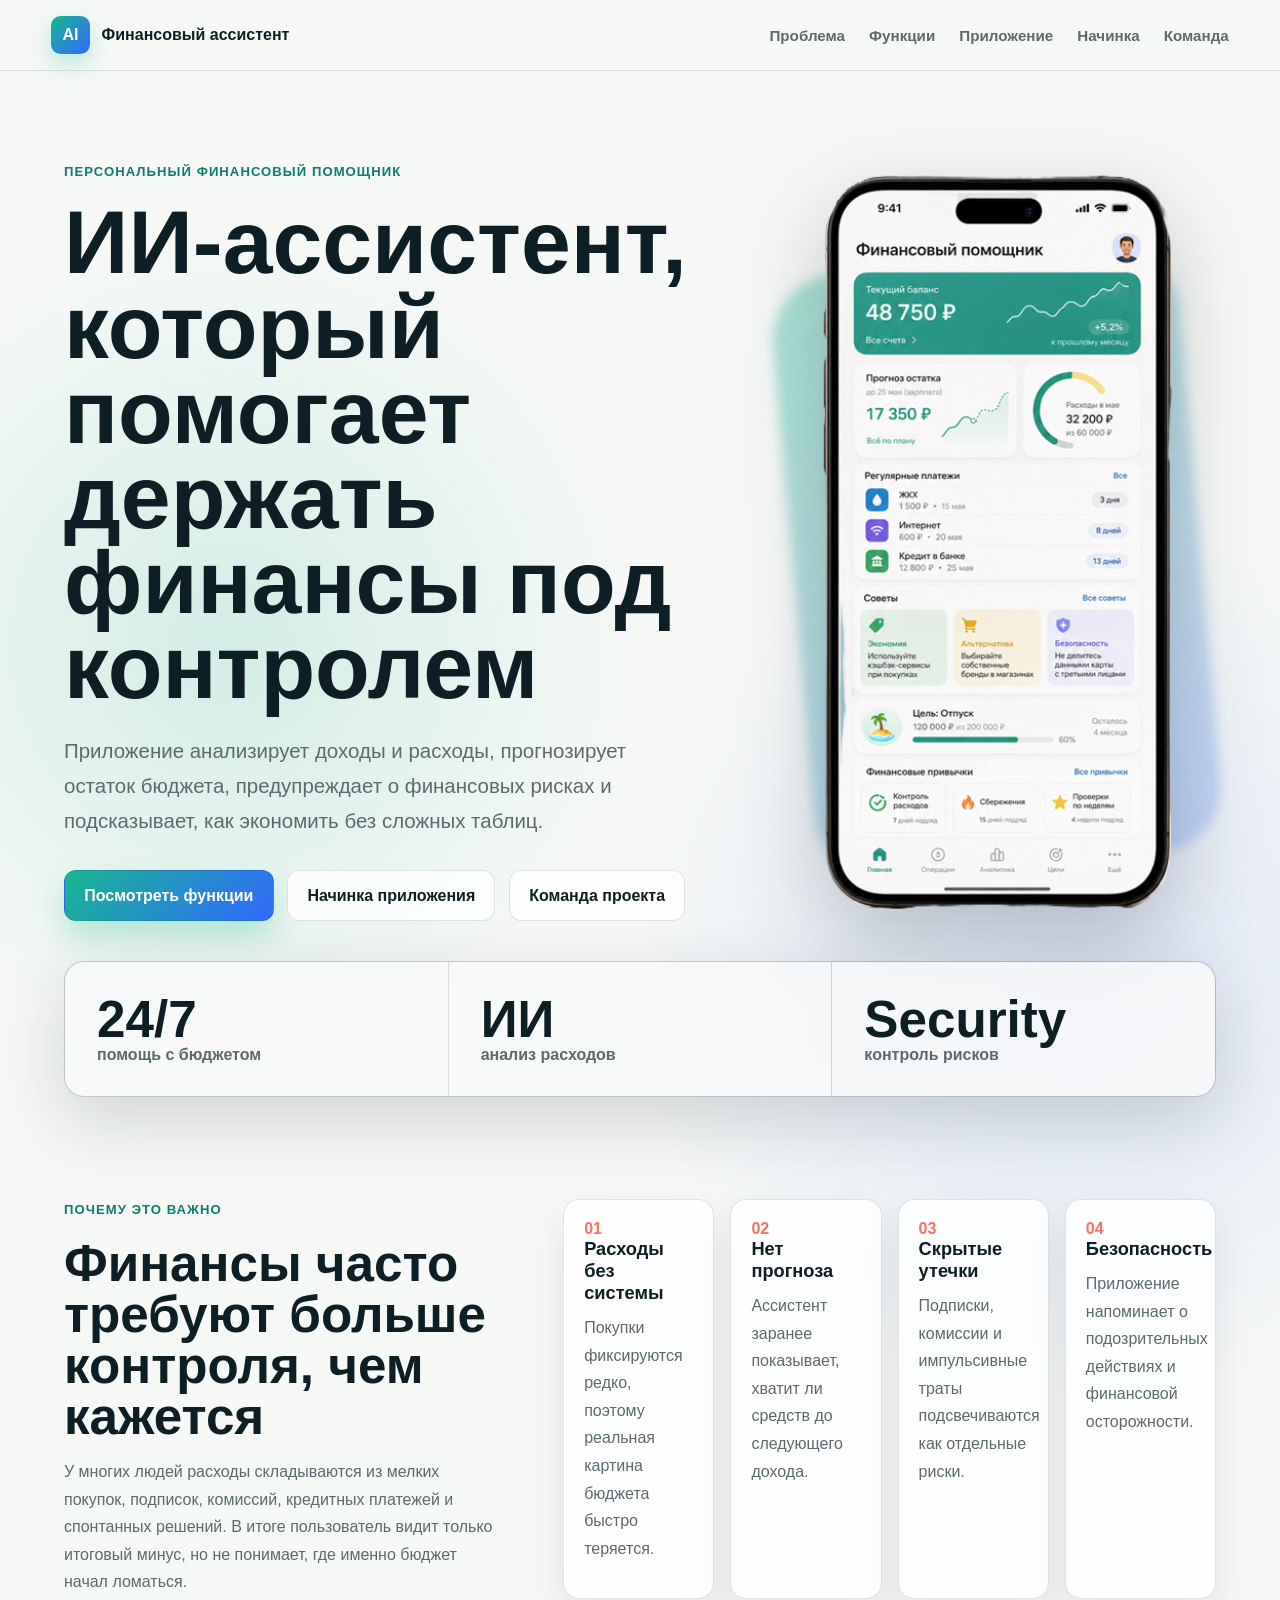
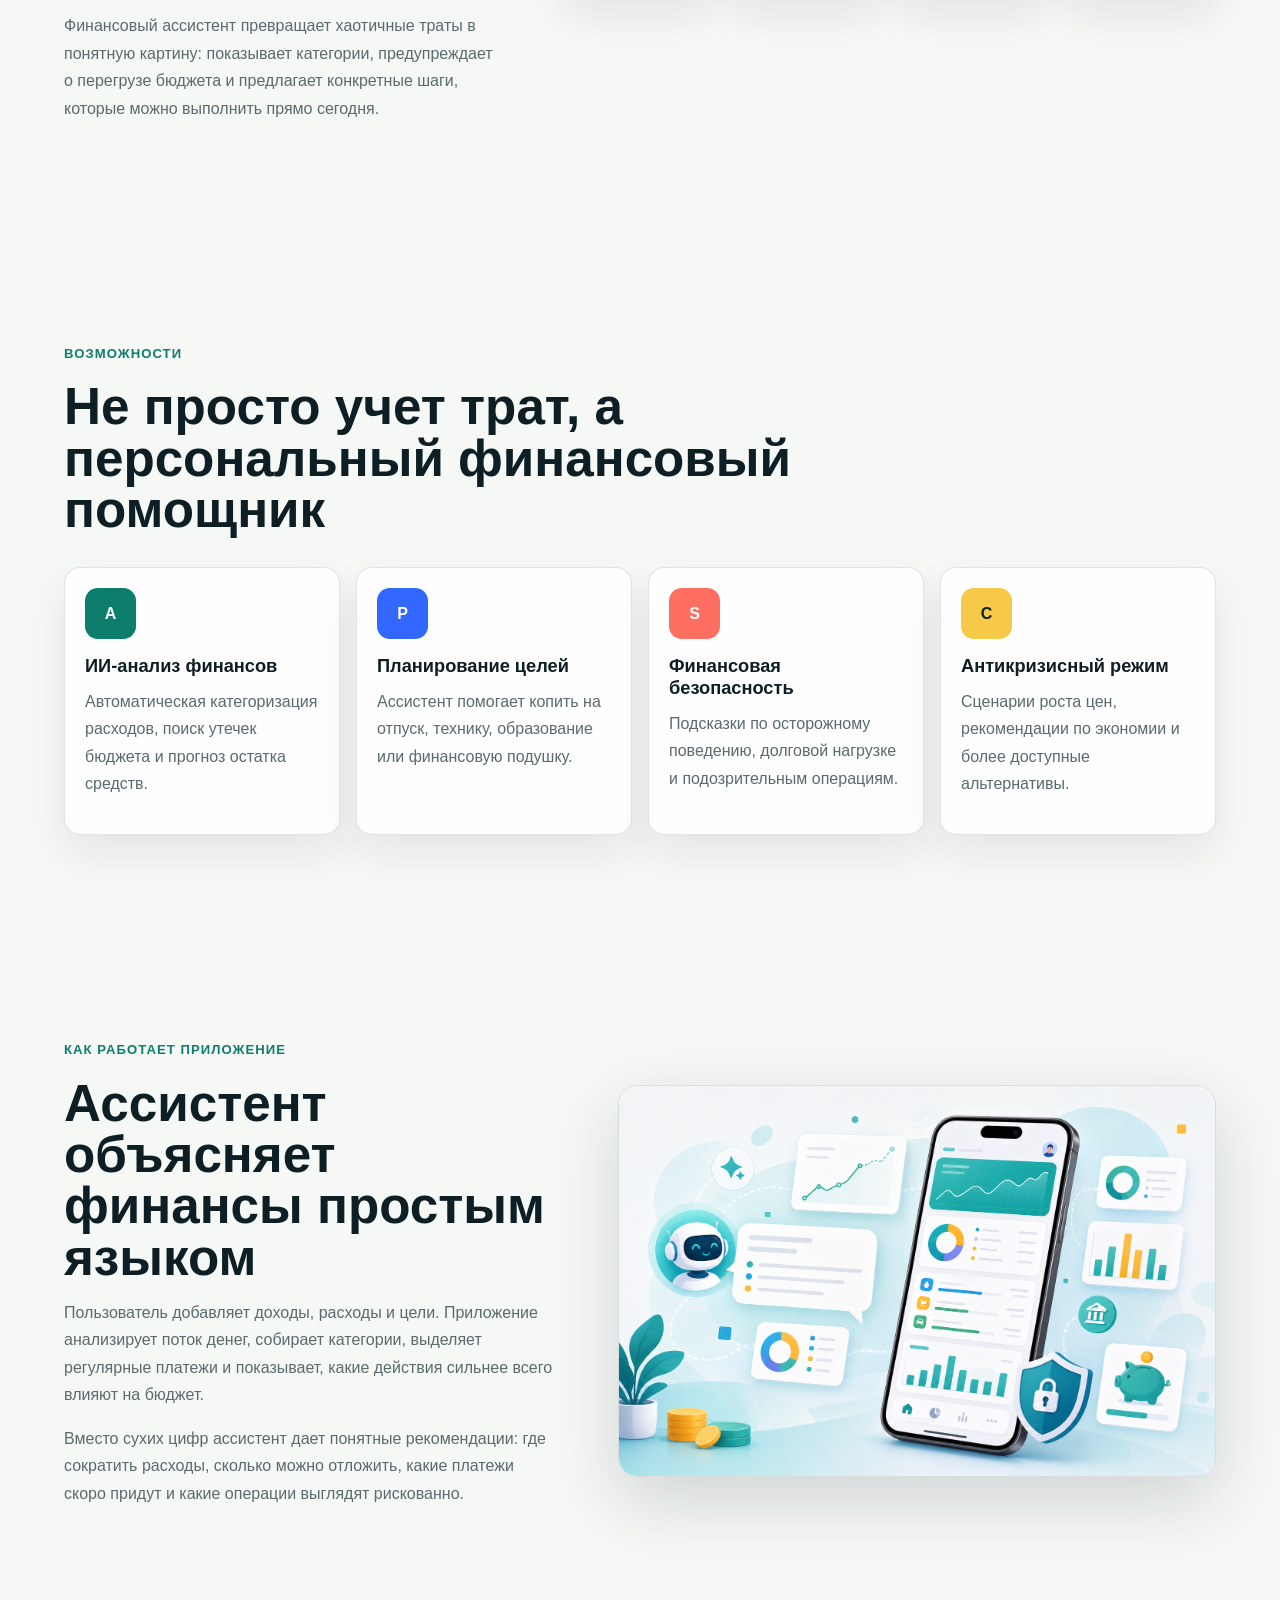
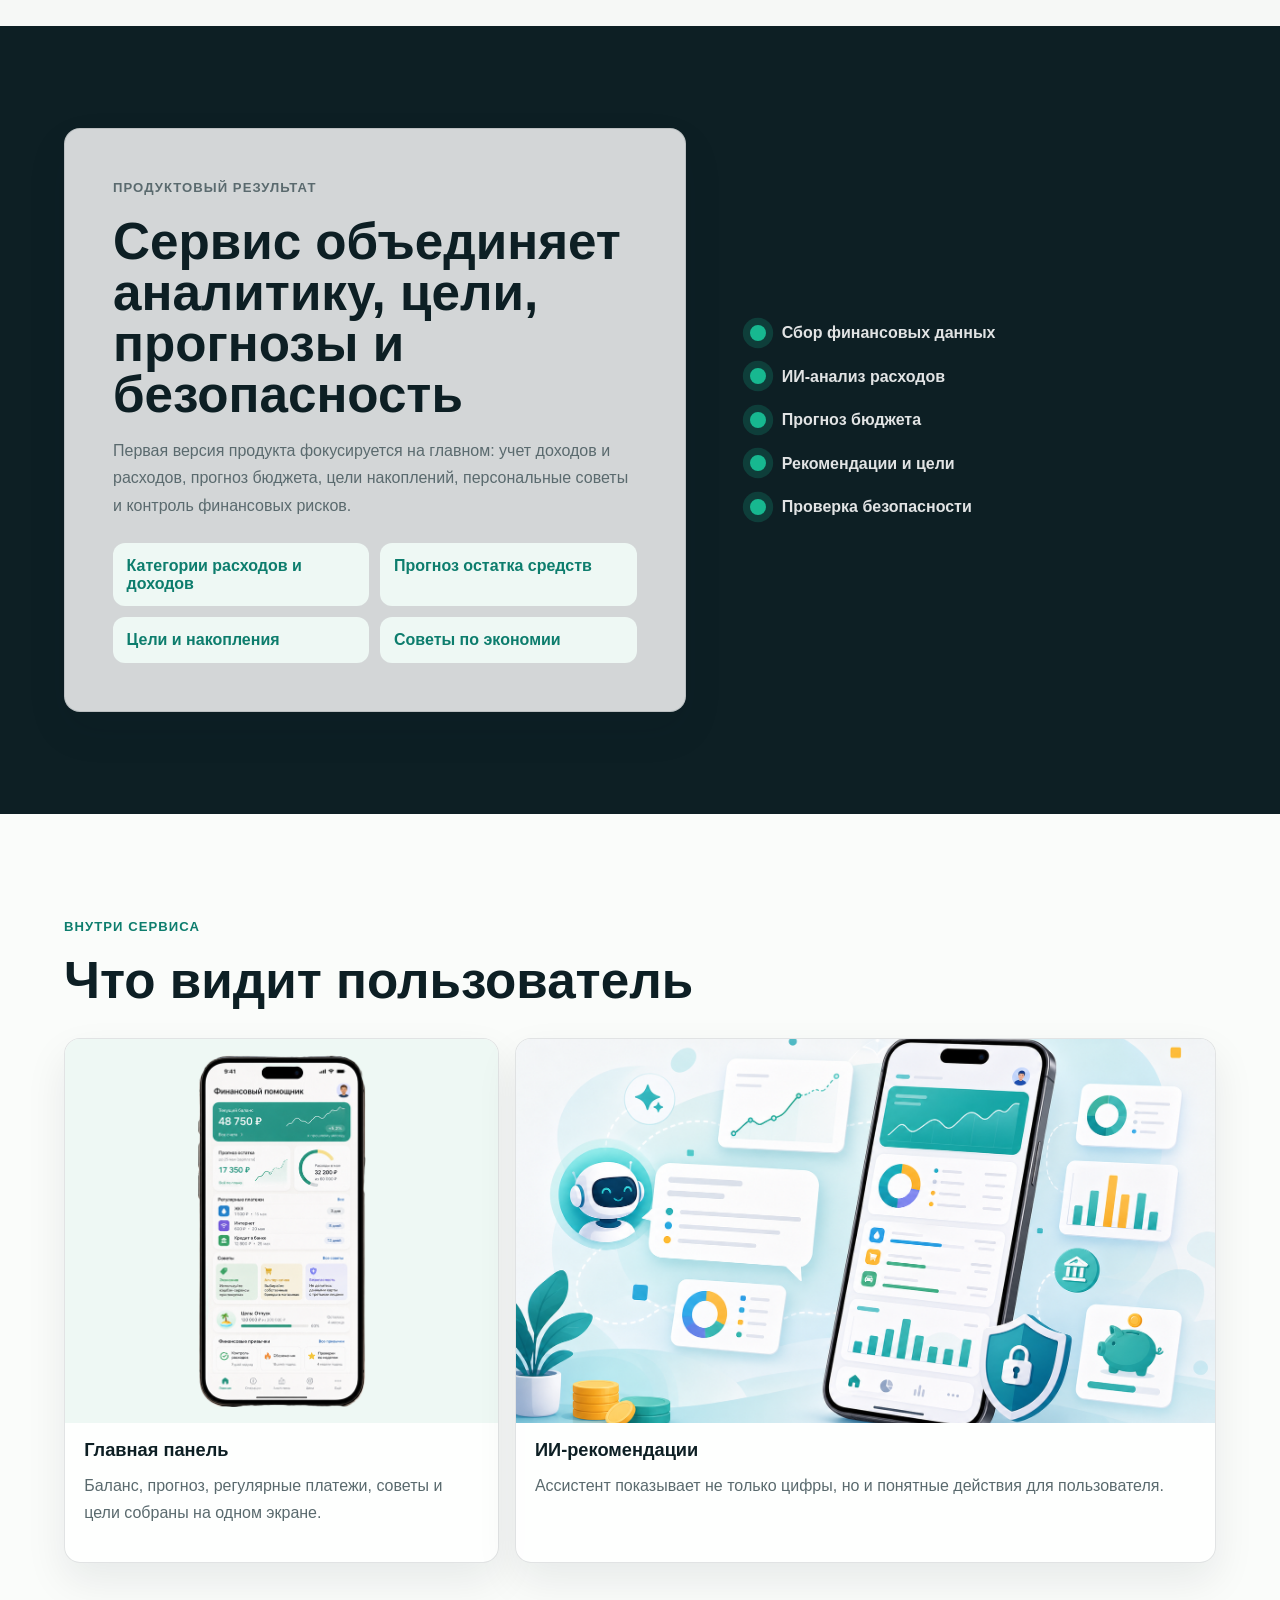
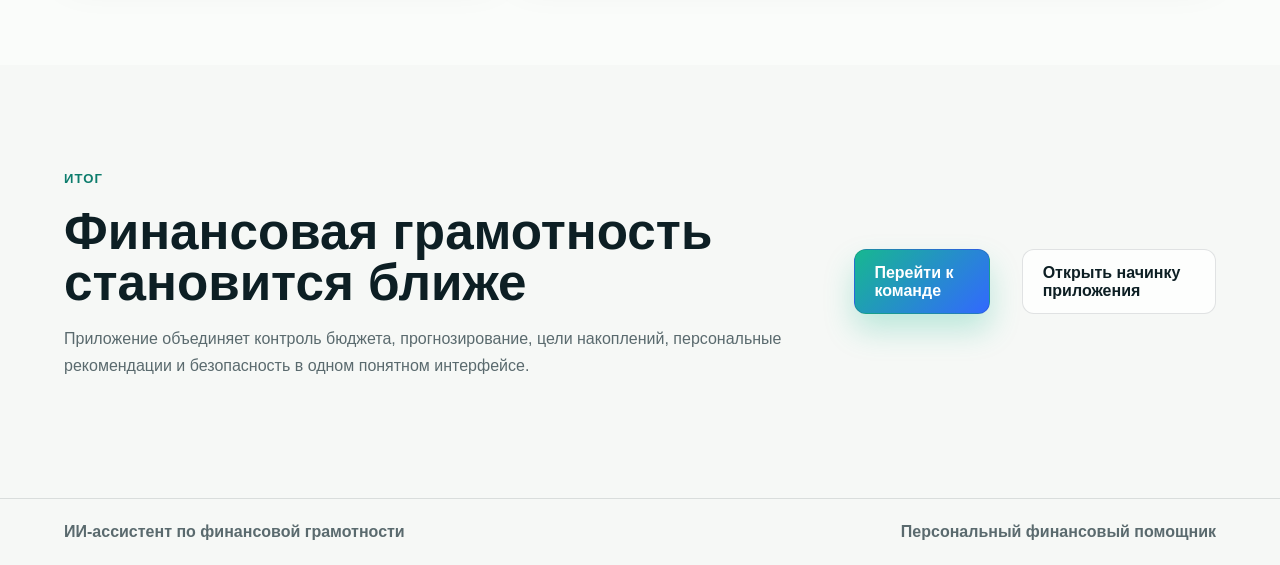
<file: index.html>
<!DOCTYPE html>
<html lang="ru">
<head>
  <meta charset="UTF-8">
  <meta name="viewport" content="width=device-width, initial-scale=1.0">
  <title>ИИ-ассистент по финансовой грамотности</title>
  <link rel="stylesheet" href="styles.css">
  <script src="script.js" defer></script>
</head>
<body>
  <header class="site-header">
    <a class="brand" href="index.html" aria-label="На главную">
      <span class="brand-mark">AI</span>
      <span>Финансовый ассистент</span>
    </a>
    <nav class="nav">
      <a href="#problem">Проблема</a>
      <a href="#features">Функции</a>
      <a href="#app">Приложение</a>
      <a href="app.html">Начинка</a>
      <a href="developers.html">Команда</a>
    </nav>
  </header>

  <main>
    <section class="hero">
      <div class="hero-content">
        <p class="eyebrow">Персональный финансовый помощник</p>
        <h1>ИИ-ассистент, который помогает держать финансы под контролем</h1>
        <p class="hero-text">
          Приложение анализирует доходы и расходы, прогнозирует остаток бюджета,
          предупреждает о финансовых рисках и подсказывает, как экономить без сложных таблиц.
        </p>
        <div class="hero-actions">
          <a class="button primary" href="#features">Посмотреть функции</a>
          <a class="button ghost" href="app.html">Начинка приложения</a>
          <a class="button ghost" href="developers.html">Команда проекта</a>
        </div>
      </div>
      <div class="phone-showcase" aria-label="Макет мобильного приложения">
        <img src="assets/presentation-01.png" alt="Интерфейс финансового помощника">
      </div>
    </section>

    <section class="stats-band" aria-label="Ключевые возможности">
      <div>
        <strong>24/7</strong>
        <span>помощь с бюджетом</span>
      </div>
      <div>
        <strong>ИИ</strong>
        <span>анализ расходов</span>
      </div>
      <div>
        <strong>Security</strong>
        <span>контроль рисков</span>
      </div>
    </section>

    <section id="problem" class="section split">
      <div>
        <p class="eyebrow">Почему это важно</p>
        <h2>Финансы часто требуют больше контроля, чем кажется</h2>
        <p>
          У многих людей расходы складываются из мелких покупок, подписок, комиссий,
          кредитных платежей и спонтанных решений. В итоге пользователь видит только
          итоговый минус, но не понимает, где именно бюджет начал ломаться.
        </p>
        <p>
          Финансовый ассистент превращает хаотичные траты в понятную картину:
          показывает категории, предупреждает о перегрузе бюджета и предлагает
          конкретные шаги, которые можно выполнить прямо сегодня.
        </p>
      </div>
      <div class="problem-grid">
        <article>
          <span>01</span>
          <h3>Расходы без системы</h3>
          <p>Покупки фиксируются редко, поэтому реальная картина бюджета быстро теряется.</p>
        </article>
        <article>
          <span>02</span>
          <h3>Нет прогноза</h3>
          <p>Ассистент заранее показывает, хватит ли средств до следующего дохода.</p>
        </article>
        <article>
          <span>03</span>
          <h3>Скрытые утечки</h3>
          <p>Подписки, комиссии и импульсивные траты подсвечиваются как отдельные риски.</p>
        </article>
        <article>
          <span>04</span>
          <h3>Безопасность</h3>
          <p>Приложение напоминает о подозрительных действиях и финансовой осторожности.</p>
        </article>
      </div>
    </section>

    <section id="features" class="section">
      <div class="section-head">
        <p class="eyebrow">Возможности</p>
        <h2>Не просто учет трат, а персональный финансовый помощник</h2>
      </div>
      <div class="feature-row">
        <article>
          <div class="icon">A</div>
          <h3>ИИ-анализ финансов</h3>
          <p>Автоматическая категоризация расходов, поиск утечек бюджета и прогноз остатка средств.</p>
        </article>
        <article>
          <div class="icon">P</div>
          <h3>Планирование целей</h3>
          <p>Ассистент помогает копить на отпуск, технику, образование или финансовую подушку.</p>
        </article>
        <article>
          <div class="icon">S</div>
          <h3>Финансовая безопасность</h3>
          <p>Подсказки по осторожному поведению, долговой нагрузке и подозрительным операциям.</p>
        </article>
        <article>
          <div class="icon">C</div>
          <h3>Антикризисный режим</h3>
          <p>Сценарии роста цен, рекомендации по экономии и более доступные альтернативы.</p>
        </article>
      </div>
    </section>

    <section id="app" class="section app-story">
      <div class="app-copy">
        <p class="eyebrow">Как работает приложение</p>
        <h2>Ассистент объясняет финансы простым языком</h2>
        <p>
          Пользователь добавляет доходы, расходы и цели. Приложение анализирует поток
          денег, собирает категории, выделяет регулярные платежи и показывает,
          какие действия сильнее всего влияют на бюджет.
        </p>
        <p>
          Вместо сухих цифр ассистент дает понятные рекомендации: где сократить расходы,
          сколько можно отложить, какие платежи скоро придут и какие операции выглядят рискованно.
        </p>
      </div>
      <img class="app-visual" src="assets/product-visual.png" alt="Иллюстрация интерфейса финансового ассистента">
    </section>

    <section id="mvp" class="section product">
      <div class="product-panel">
        <p class="eyebrow">Продуктовый результат</p>
        <h2>Сервис объединяет аналитику, цели, прогнозы и безопасность</h2>
        <p>
          Первая версия продукта фокусируется на главном: учет доходов и расходов,
          прогноз бюджета, цели накоплений, персональные советы и контроль финансовых рисков.
        </p>
        <ul class="check-list">
          <li>Категории расходов и доходов</li>
          <li>Прогноз остатка средств</li>
          <li>Цели и накопления</li>
          <li>Советы по экономии</li>
        </ul>
      </div>
      <div class="timeline">
        <div><span></span><p>Сбор финансовых данных</p></div>
        <div><span></span><p>ИИ-анализ расходов</p></div>
        <div><span></span><p>Прогноз бюджета</p></div>
        <div><span></span><p>Рекомендации и цели</p></div>
        <div><span></span><p>Проверка безопасности</p></div>
      </div>
    </section>

    <section class="section gallery-section">
      <div class="section-head">
        <p class="eyebrow">Внутри сервиса</p>
        <h2>Что видит пользователь</h2>
      </div>
      <div class="gallery-grid">
        <article>
          <img src="assets/presentation-01.png" alt="Экран приложения с балансом и советами">
          <h3>Главная панель</h3>
          <p>Баланс, прогноз, регулярные платежи, советы и цели собраны на одном экране.</p>
        </article>
        <article>
          <img src="assets/product-visual.png" alt="Финансовые виджеты приложения">
          <h3>ИИ-рекомендации</h3>
          <p>Ассистент показывает не только цифры, но и понятные действия для пользователя.</p>
        </article>
      </div>
    </section>

    <section class="section finale">
      <div>
        <p class="eyebrow">Итог</p>
        <h2>Финансовая грамотность становится ближе</h2>
        <p>
          Приложение объединяет контроль бюджета, прогнозирование, цели накоплений,
          персональные рекомендации и безопасность в одном понятном интерфейсе.
        </p>
      </div>
      <a class="button primary" href="developers.html">Перейти к команде</a>
      <a class="button ghost" href="app.html">Открыть начинку приложения</a>
    </section>
  </main>

  <footer class="footer">
    <span>ИИ-ассистент по финансовой грамотности</span>
    <span>Персональный финансовый помощник</span>
  </footer>
</body>
</html>
</file>
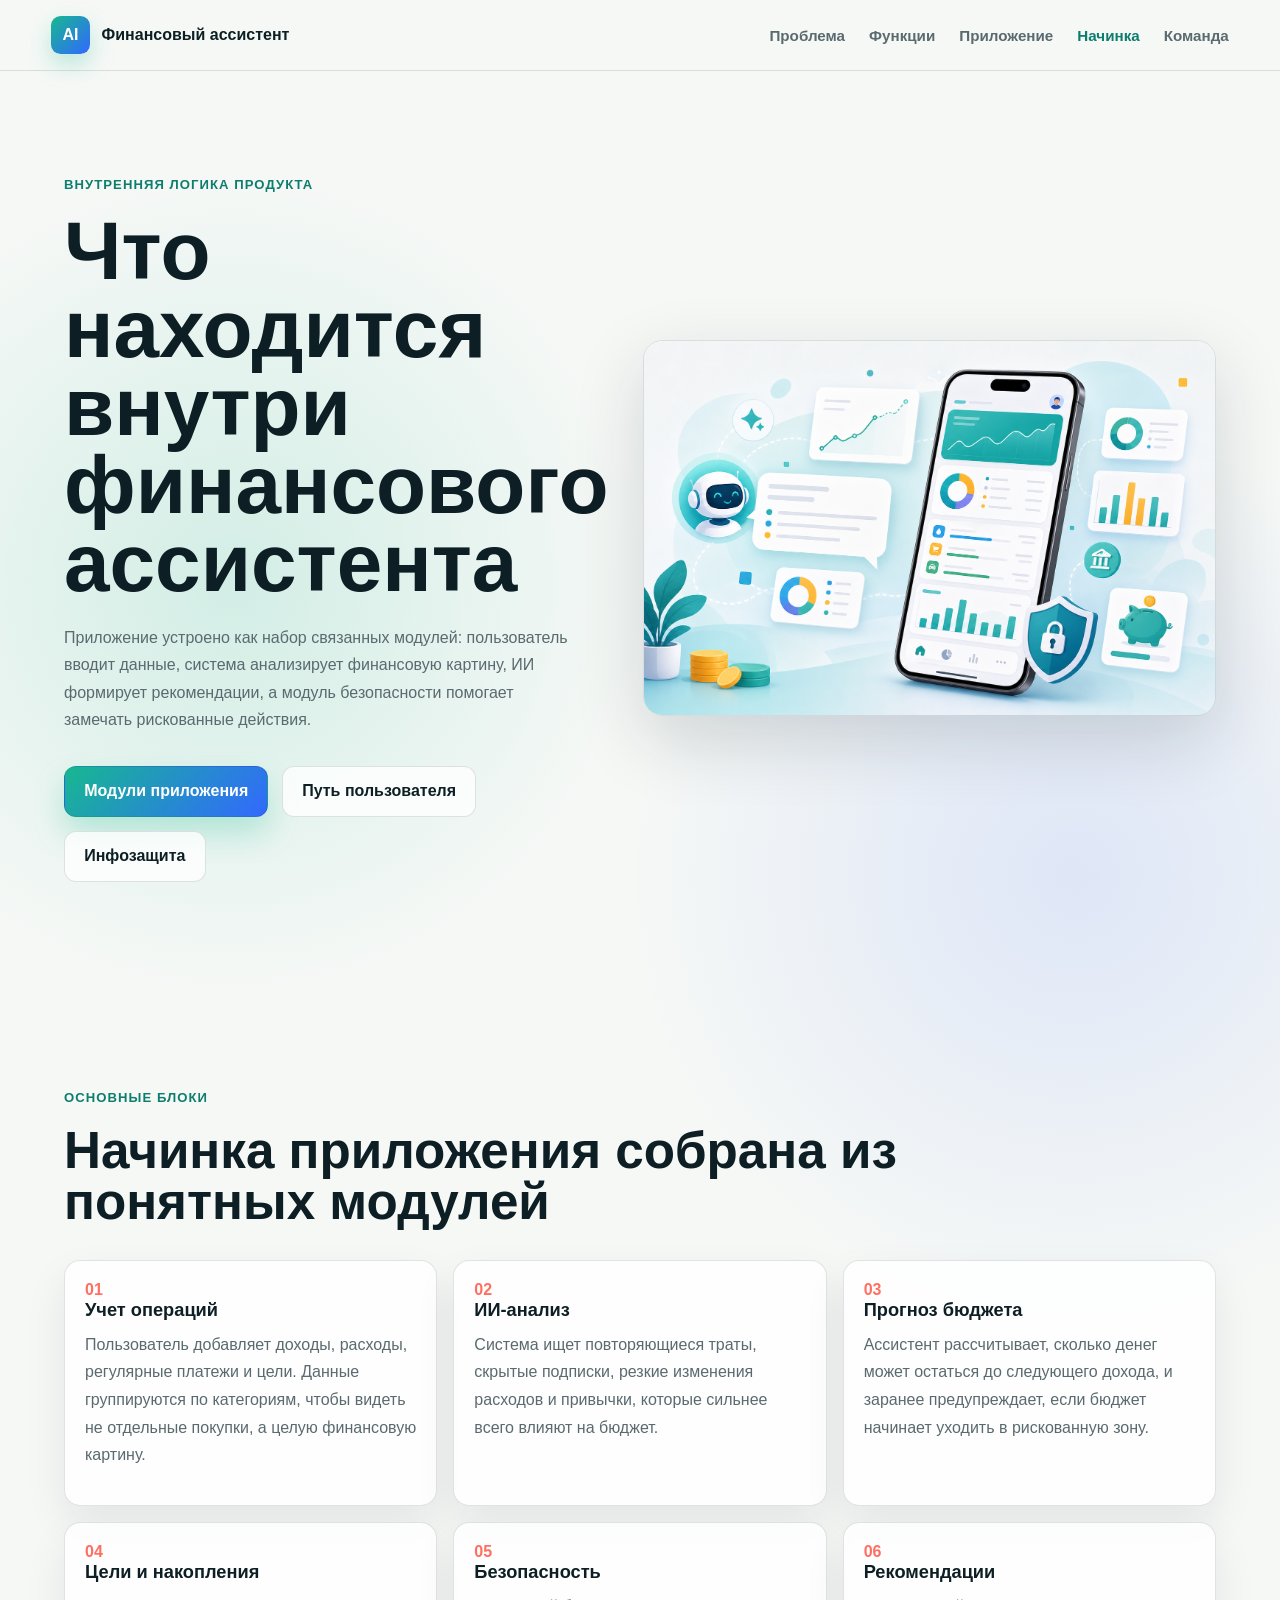
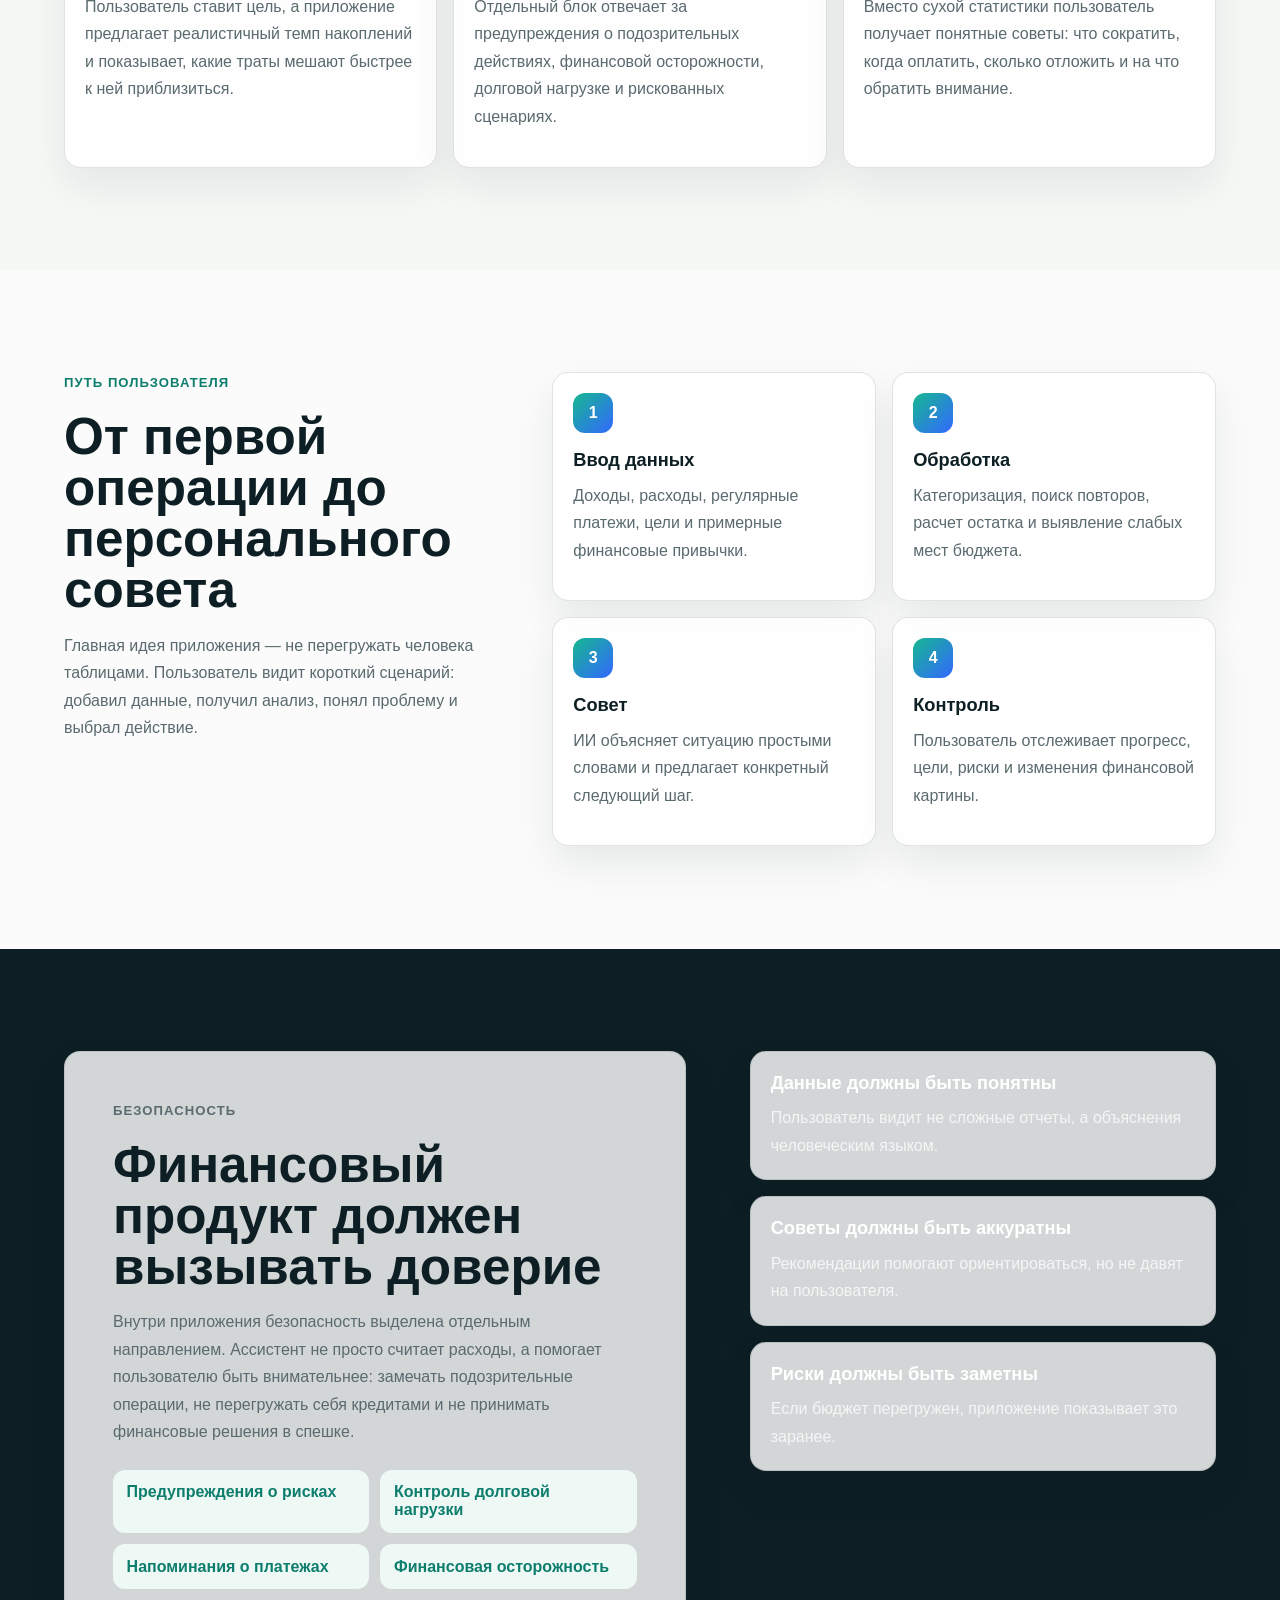
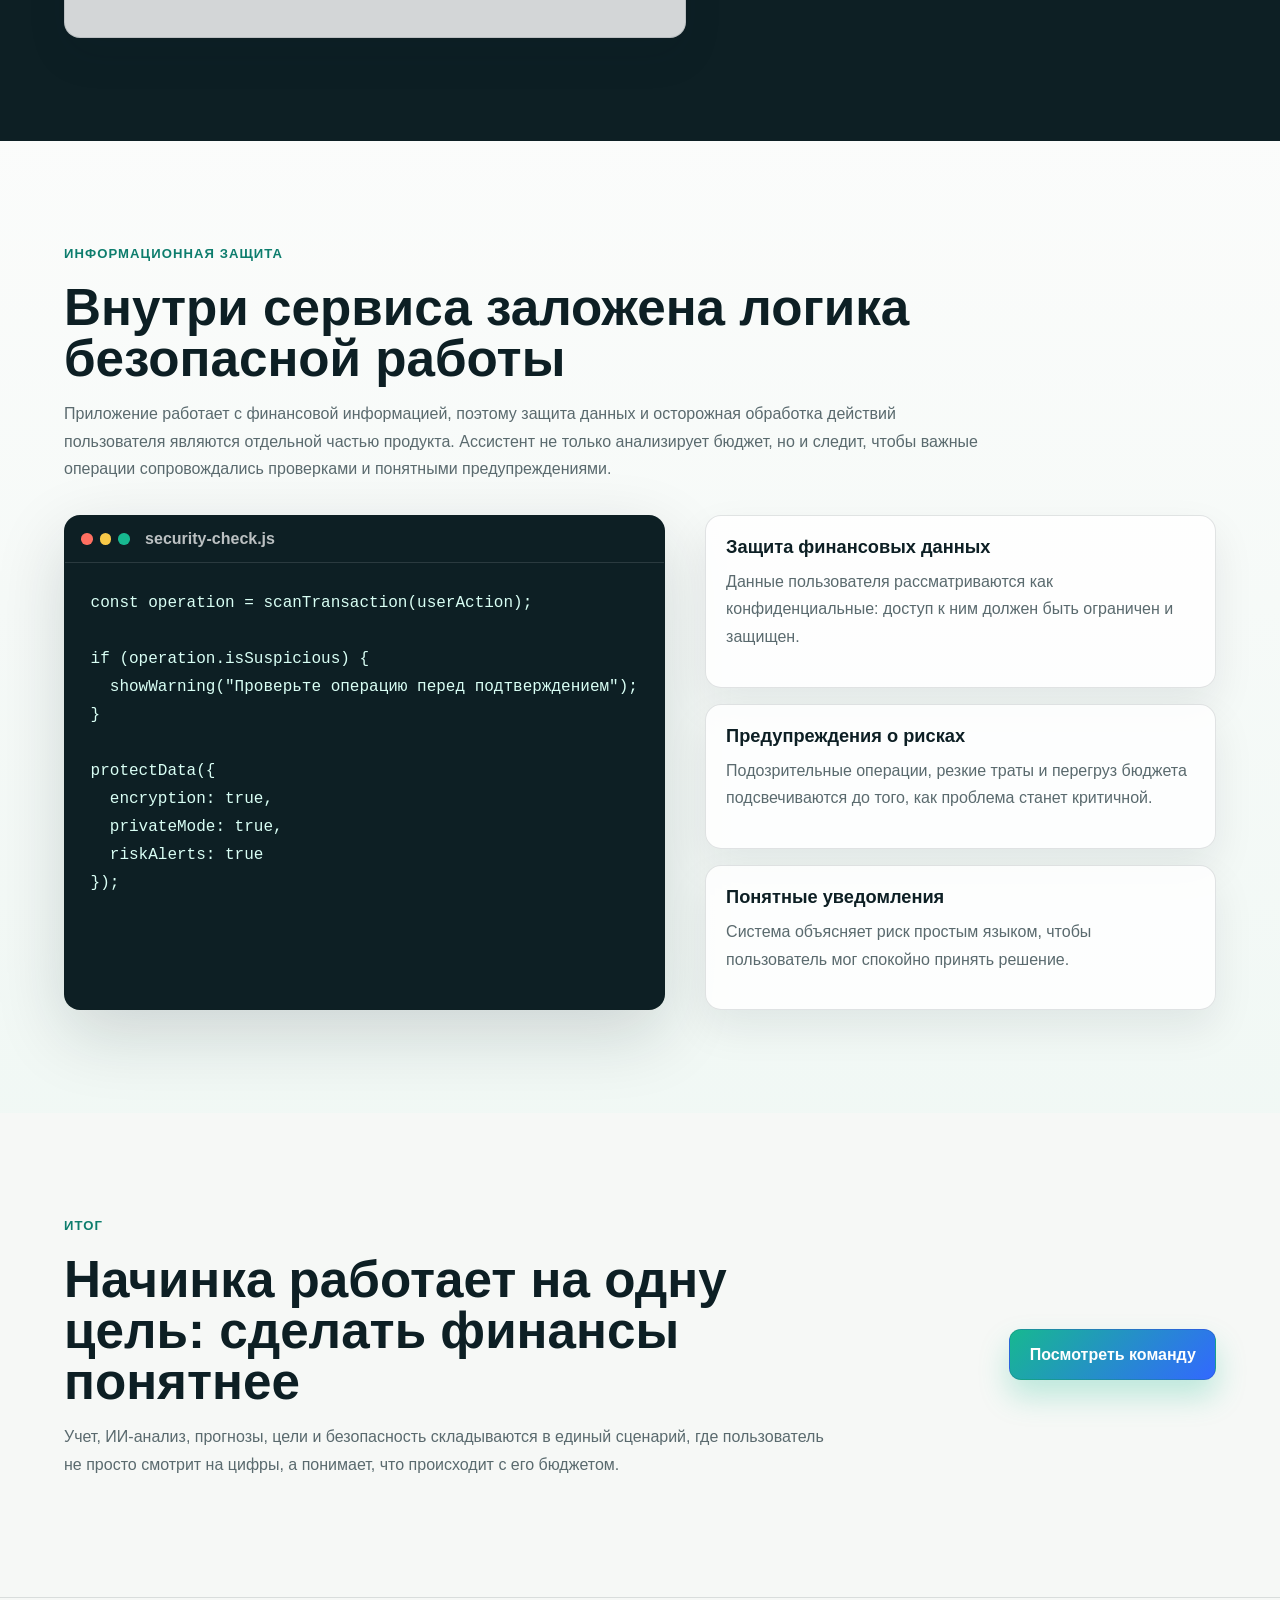
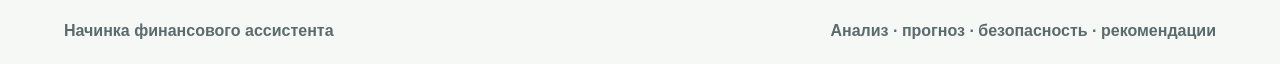
<file: app.html>
<!DOCTYPE html>
<html lang="ru">
<head>
  <meta charset="UTF-8">
  <meta name="viewport" content="width=device-width, initial-scale=1.0">
  <title>Начинка приложения</title>
  <link rel="stylesheet" href="styles.css">
  <script src="script.js" defer></script>
</head>
<body>
  <header class="site-header">
    <a class="brand" href="index.html" aria-label="На главную">
      <span class="brand-mark">AI</span>
      <span>Финансовый ассистент</span>
    </a>
    <nav class="nav">
      <a href="index.html#problem">Проблема</a>
      <a href="index.html#features">Функции</a>
      <a href="index.html#app">Приложение</a>
      <a href="app.html" aria-current="page">Начинка</a>
      <a href="developers.html">Команда</a>
    </nav>
  </header>

  <main>
    <section class="app-hero">
      <div>
        <p class="eyebrow">Внутренняя логика продукта</p>
        <h1>Что находится внутри финансового ассистента</h1>
        <p>
          Приложение устроено как набор связанных модулей: пользователь вводит данные,
          система анализирует финансовую картину, ИИ формирует рекомендации, а модуль
          безопасности помогает замечать рискованные действия.
        </p>
        <div class="hero-actions">
          <a class="button primary" href="#modules">Модули приложения</a>
          <a class="button ghost" href="#flow">Путь пользователя</a>
          <a class="button ghost" href="#info-security">Инфозащита</a>
        </div>
      </div>
      <img class="app-visual" src="assets/product-visual.png" alt="Визуализация модулей финансового ассистента">
    </section>

    <section id="modules" class="section">
      <div class="section-head">
        <p class="eyebrow">Основные блоки</p>
        <h2>Начинка приложения собрана из понятных модулей</h2>
      </div>
      <div class="module-grid">
        <article>
          <span>01</span>
          <h3>Учет операций</h3>
          <p>
            Пользователь добавляет доходы, расходы, регулярные платежи и цели.
            Данные группируются по категориям, чтобы видеть не отдельные покупки,
            а целую финансовую картину.
          </p>
        </article>
        <article>
          <span>02</span>
          <h3>ИИ-анализ</h3>
          <p>
            Система ищет повторяющиеся траты, скрытые подписки, резкие изменения
            расходов и привычки, которые сильнее всего влияют на бюджет.
          </p>
        </article>
        <article>
          <span>03</span>
          <h3>Прогноз бюджета</h3>
          <p>
            Ассистент рассчитывает, сколько денег может остаться до следующего дохода,
            и заранее предупреждает, если бюджет начинает уходить в рискованную зону.
          </p>
        </article>
        <article>
          <span>04</span>
          <h3>Цели и накопления</h3>
          <p>
            Пользователь ставит цель, а приложение предлагает реалистичный темп
            накоплений и показывает, какие траты мешают быстрее к ней приблизиться.
          </p>
        </article>
        <article>
          <span>05</span>
          <h3>Безопасность</h3>
          <p>
            Отдельный блок отвечает за предупреждения о подозрительных действиях,
            финансовой осторожности, долговой нагрузке и рискованных сценариях.
          </p>
        </article>
        <article>
          <span>06</span>
          <h3>Рекомендации</h3>
          <p>
            Вместо сухой статистики пользователь получает понятные советы:
            что сократить, когда оплатить, сколько отложить и на что обратить внимание.
          </p>
        </article>
      </div>
    </section>

    <section id="flow" class="section app-flow-section">
      <div>
        <p class="eyebrow">Путь пользователя</p>
        <h2>От первой операции до персонального совета</h2>
        <p>
          Главная идея приложения — не перегружать человека таблицами. Пользователь
          видит короткий сценарий: добавил данные, получил анализ, понял проблему
          и выбрал действие.
        </p>
      </div>
      <div class="flow-steps">
        <article>
          <strong>1</strong>
          <h3>Ввод данных</h3>
          <p>Доходы, расходы, регулярные платежи, цели и примерные финансовые привычки.</p>
        </article>
        <article>
          <strong>2</strong>
          <h3>Обработка</h3>
          <p>Категоризация, поиск повторов, расчет остатка и выявление слабых мест бюджета.</p>
        </article>
        <article>
          <strong>3</strong>
          <h3>Совет</h3>
          <p>ИИ объясняет ситуацию простыми словами и предлагает конкретный следующий шаг.</p>
        </article>
        <article>
          <strong>4</strong>
          <h3>Контроль</h3>
          <p>Пользователь отслеживает прогресс, цели, риски и изменения финансовой картины.</p>
        </article>
      </div>
    </section>

    <section class="section product app-security">
      <div class="product-panel">
        <p class="eyebrow">Безопасность</p>
        <h2>Финансовый продукт должен вызывать доверие</h2>
        <p>
          Внутри приложения безопасность выделена отдельным направлением. Ассистент
          не просто считает расходы, а помогает пользователю быть внимательнее:
          замечать подозрительные операции, не перегружать себя кредитами и не принимать
          финансовые решения в спешке.
        </p>
        <ul class="check-list">
          <li>Предупреждения о рисках</li>
          <li>Контроль долговой нагрузки</li>
          <li>Напоминания о платежах</li>
          <li>Финансовая осторожность</li>
        </ul>
      </div>
      <div class="security-notes">
        <article>
          <h3>Данные должны быть понятны</h3>
          <p>Пользователь видит не сложные отчеты, а объяснения человеческим языком.</p>
        </article>
        <article>
          <h3>Советы должны быть аккуратны</h3>
          <p>Рекомендации помогают ориентироваться, но не давят на пользователя.</p>
        </article>
        <article>
          <h3>Риски должны быть заметны</h3>
          <p>Если бюджет перегружен, приложение показывает это заранее.</p>
        </article>
      </div>
    </section>

    <section id="info-security" class="section code-security">
      <div class="section-head">
        <p class="eyebrow">Информационная защита</p>
        <h2>Внутри сервиса заложена логика безопасной работы</h2>
        <p>
          Приложение работает с финансовой информацией, поэтому защита данных и
          осторожная обработка действий пользователя являются отдельной частью продукта.
          Ассистент не только анализирует бюджет, но и следит, чтобы важные операции
          сопровождались проверками и понятными предупреждениями.
        </p>
      </div>

      <div class="security-code-grid">
        <article class="code-panel">
          <div class="code-header">
            <span></span><span></span><span></span>
            <strong>security-check.js</strong>
          </div>
          <pre><code>const operation = scanTransaction(userAction);

if (operation.isSuspicious) {
  showWarning("Проверьте операцию перед подтверждением");
}

protectData({
  encryption: true,
  privateMode: true,
  riskAlerts: true
});</code></pre>
        </article>

        <div class="protection-list">
          <article>
            <h3>Защита финансовых данных</h3>
            <p>Данные пользователя рассматриваются как конфиденциальные: доступ к ним должен быть ограничен и защищен.</p>
          </article>
          <article>
            <h3>Предупреждения о рисках</h3>
            <p>Подозрительные операции, резкие траты и перегруз бюджета подсвечиваются до того, как проблема станет критичной.</p>
          </article>
          <article>
            <h3>Понятные уведомления</h3>
            <p>Система объясняет риск простым языком, чтобы пользователь мог спокойно принять решение.</p>
          </article>
        </div>
      </div>
    </section>

    <section class="section finale">
      <div>
        <p class="eyebrow">Итог</p>
        <h2>Начинка работает на одну цель: сделать финансы понятнее</h2>
        <p>
          Учет, ИИ-анализ, прогнозы, цели и безопасность складываются в единый
          сценарий, где пользователь не просто смотрит на цифры, а понимает,
          что происходит с его бюджетом.
        </p>
      </div>
      <a class="button primary" href="developers.html">Посмотреть команду</a>
    </section>
  </main>

  <footer class="footer">
    <span>Начинка финансового ассистента</span>
    <span>Анализ · прогноз · безопасность · рекомендации</span>
  </footer>
</body>
</html>
</file>
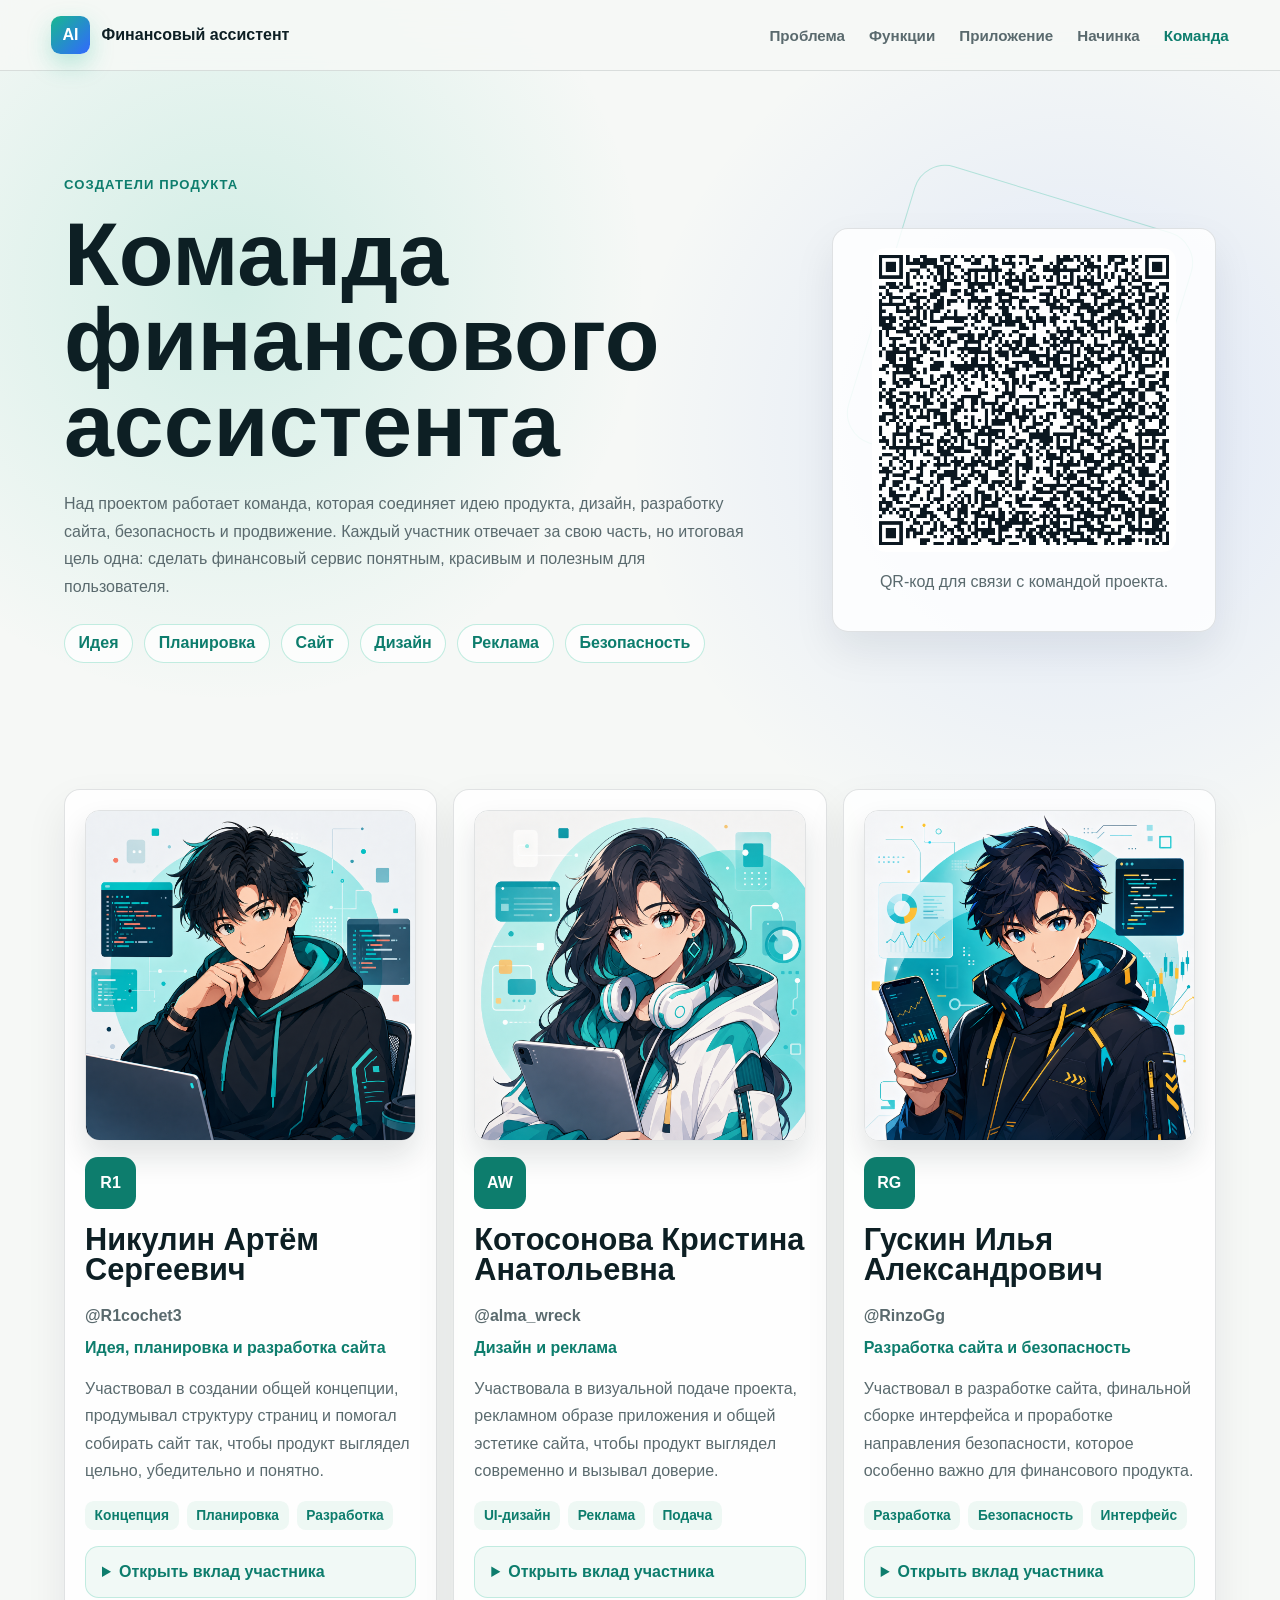
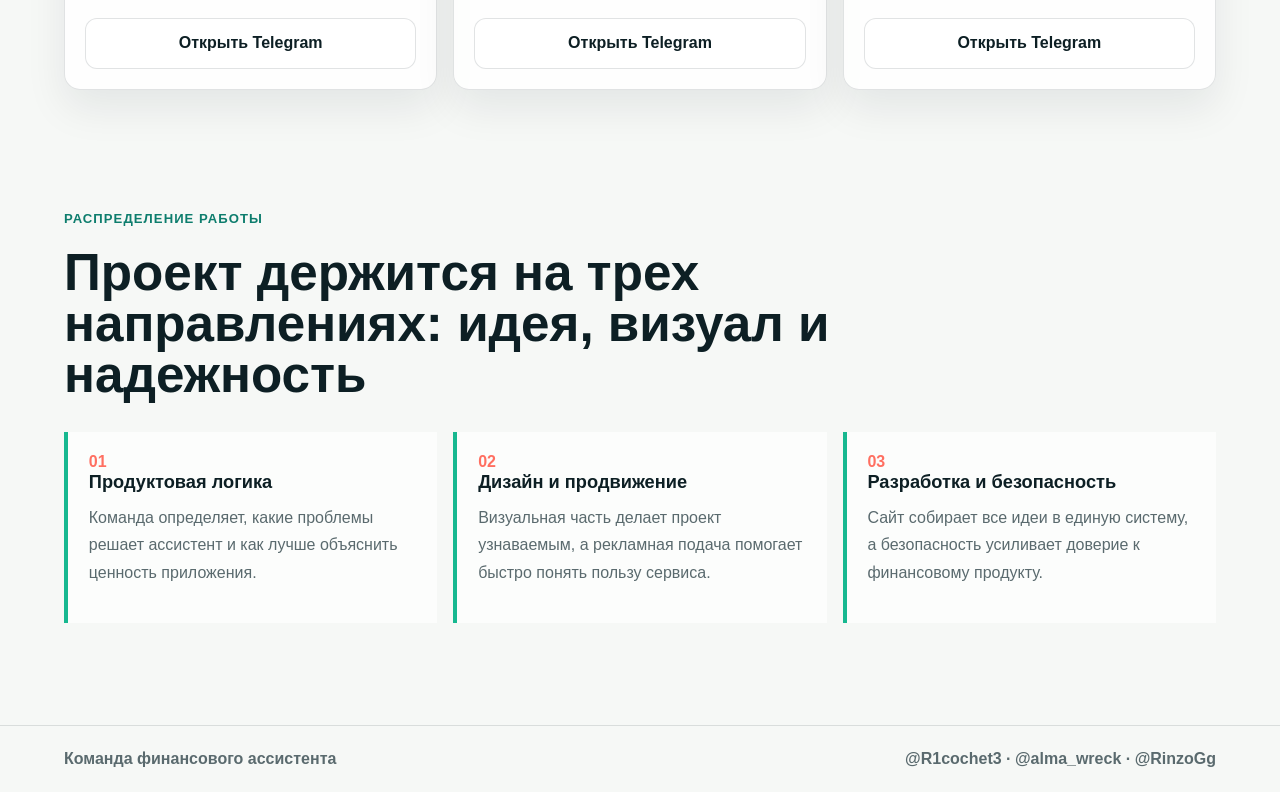
<file: developers.html>
<!DOCTYPE html>
<html lang="ru">
<head>
  <meta charset="UTF-8">
  <meta name="viewport" content="width=device-width, initial-scale=1.0">
  <title>Команда проекта</title>
  <link rel="stylesheet" href="styles.css">
  <script src="script.js" defer></script>
</head>
<body>
  <header class="site-header">
    <a class="brand" href="index.html" aria-label="На главную">
      <span class="brand-mark">AI</span>
      <span>Финансовый ассистент</span>
    </a>
    <nav class="nav">
      <a href="index.html#problem">Проблема</a>
      <a href="index.html#features">Функции</a>
      <a href="index.html#app">Приложение</a>
      <a href="app.html">Начинка</a>
      <a href="developers.html" aria-current="page">Команда</a>
    </nav>
  </header>

  <main>
    <section class="developers-hero">
      <div>
        <p class="eyebrow">Создатели продукта</p>
        <h1>Команда финансового ассистента</h1>
        <p>
          Над проектом работает команда, которая соединяет идею продукта, дизайн,
          разработку сайта, безопасность и продвижение. Каждый участник отвечает
          за свою часть, но итоговая цель одна: сделать финансовый сервис понятным,
          красивым и полезным для пользователя.
        </p>
        <div class="role-cloud" aria-label="Направления работы">
          <span>Идея</span>
          <span>Планировка</span>
          <span>Сайт</span>
          <span>Дизайн</span>
          <span>Реклама</span>
          <span>Безопасность</span>
        </div>
      </div>
      <div class="qr-card">
        <img src="assets/developers-qr.png" alt="QR-код с Telegram-контактами команды">
        <p>QR-код для связи с командой проекта.</p>
      </div>
    </section>

    <section class="section developers-list" aria-label="Список команды">
      <article class="developer-card" data-member-card tabindex="0" aria-expanded="false">
        <img class="developer-portrait" src="assets/dev-r1.png" alt="2D anime-портрет Никулина Артёма Сергеевича">
        <div class="avatar">R1</div>
        <h2>Никулин Артём Сергеевич</h2>
        <p class="nickname">@R1cochet3</p>
        <p class="role">Идея, планировка и разработка сайта</p>
        <p>
          Участвовал в создании общей концепции, продумывал структуру страниц и помогал
          собирать сайт так, чтобы продукт выглядел цельно, убедительно и понятно.
        </p>
        <ul class="mini-stack">
          <li>Концепция</li>
          <li>Планировка</li>
          <li>Разработка</li>
        </ul>
        <details class="member-detail">
          <summary>Открыть вклад участника</summary>
          <h3>Подробный вклад</h3>
          <p>
            Артём работал над идеей финансового ассистента, логикой подачи информации
            и смысловой структурой сайта. Он помог выстроить путь пользователя:
            сначала показать проблему, затем объяснить возможности приложения и привести
            к команде проекта.
          </p>
          <p>
            В разработке сайта он участвовал в планировке блоков, навигации, текстовой
            подаче и общей сборке страниц, чтобы интерфейс не выглядел случайным набором
            секций, а воспринимался как готовая презентация продукта.
          </p>
        </details>
        <a class="button ghost" href="https://t.me/R1cochet3" target="_blank" rel="noopener">Открыть Telegram</a>
      </article>

      <article class="developer-card" data-member-card tabindex="0" aria-expanded="false">
        <img class="developer-portrait" src="assets/dev-alma.png" alt="2D anime-портрет Котосоновой Кристины Анатольевны">
        <div class="avatar">AW</div>
        <h2>Котосонова Кристина Анатольевна</h2>
        <p class="nickname">@alma_wreck</p>
        <p class="role">Дизайн и реклама</p>
        <p>
          Участвовала в визуальной подаче проекта, рекламном образе приложения и общей
          эстетике сайта, чтобы продукт выглядел современно и вызывал доверие.
        </p>
        <ul class="mini-stack">
          <li>UI-дизайн</li>
          <li>Реклама</li>
          <li>Подача</li>
        </ul>
        <details class="member-detail">
          <summary>Открыть вклад участника</summary>
          <h3>Подробный вклад</h3>
          <p>
            Кристина отвечала за визуальное впечатление: цветовые акценты, настроение,
            аккуратность карточек и то, как пользователь воспринимает продукт с первых
            секунд. Благодаря этому сайт выглядит не как набор текста, а как цельная
            современная страница.
          </p>
          <p>
            Также она работала над рекламной подачей: какие преимущества приложения
            выделить, как коротко объяснить пользу ассистента и как сделать командную
            страницу более живой и запоминающейся.
          </p>
        </details>
        <a class="button ghost" href="https://t.me/alma_wreck" target="_blank" rel="noopener">Открыть Telegram</a>
      </article>

      <article class="developer-card" data-member-card tabindex="0" aria-expanded="false">
        <img class="developer-portrait" src="assets/dev-rinzo.png" alt="2D anime-портрет Гускина Ильи Александровича">
        <div class="avatar">RG</div>
        <h2>Гускин Илья Александрович</h2>
        <p class="nickname">@RinzoGg</p>
        <p class="role">Разработка сайта и безопасность</p>
        <p>
          Участвовал в разработке сайта, финальной сборке интерфейса и проработке
          направления безопасности, которое особенно важно для финансового продукта.
        </p>
        <ul class="mini-stack">
          <li>Разработка</li>
          <li>Безопасность</li>
          <li>Интерфейс</li>
        </ul>
        <details class="member-detail">
          <summary>Открыть вклад участника</summary>
          <h3>Подробный вклад</h3>
          <p>
            Илья занимался практической реализацией сайта: собирал страницы, проверял
            отображение блоков, дорабатывал интерактивность и следил, чтобы интерфейс
            выглядел аккуратно на разных экранах.
          </p>
          <p>
            Отдельное направление его работы — безопасность. Для финансового ассистента
            это не декоративный пункт, а важная часть доверия: пользователь должен
            понимать риски, видеть предупреждения и спокойно пользоваться рекомендациями.
          </p>
        </details>
        <a class="button ghost" href="https://t.me/RinzoGg" target="_blank" rel="noopener">Открыть Telegram</a>
      </article>
    </section>

    <section class="section team-story">
      <div>
        <p class="eyebrow">Распределение работы</p>
        <h2>Проект держится на трех направлениях: идея, визуал и надежность</h2>
      </div>
      <div class="story-grid">
        <article>
          <span>01</span>
          <h3>Продуктовая логика</h3>
          <p>Команда определяет, какие проблемы решает ассистент и как лучше объяснить ценность приложения.</p>
        </article>
        <article>
          <span>02</span>
          <h3>Дизайн и продвижение</h3>
          <p>Визуальная часть делает проект узнаваемым, а рекламная подача помогает быстро понять пользу сервиса.</p>
        </article>
        <article>
          <span>03</span>
          <h3>Разработка и безопасность</h3>
          <p>Сайт собирает все идеи в единую систему, а безопасность усиливает доверие к финансовому продукту.</p>
        </article>
      </div>
    </section>
  </main>

  <footer class="footer">
    <span>Команда финансового ассистента</span>
    <span>@R1cochet3 · @alma_wreck · @RinzoGg</span>
  </footer>
</body>
</html>
</file>
<file: styles.css>
:root {
  --bg: #f6f8f6;
  --ink: #0d1f24;
  --muted: #5a6a6e;
  --line: rgba(13, 31, 36, 0.12);
  --green: #17b890;
  --green-dark: #0d7d6d;
  --blue: #3268ff;
  --yellow: #f7c948;
  --coral: #ff6f61;
  --white: #ffffff;
  --shadow: 0 24px 70px rgba(13, 31, 36, 0.16);
}

* {
  box-sizing: border-box;
}

html {
  scroll-behavior: smooth;
}

body {
  margin: 0;
  min-height: 100vh;
  color: var(--ink);
  background:
    radial-gradient(circle at 18% 12%, rgba(23, 184, 144, 0.16), transparent 26rem),
    radial-gradient(circle at 84% 18%, rgba(50, 104, 255, 0.12), transparent 28rem),
    var(--bg);
  font-family: Inter, "Segoe UI", Arial, sans-serif;
}

a {
  color: inherit;
}

.site-header {
  position: sticky;
  top: 0;
  z-index: 20;
  display: flex;
  align-items: center;
  justify-content: space-between;
  gap: 1rem;
  padding: 1rem clamp(1rem, 4vw, 4.5rem);
  background: rgba(246, 248, 246, 0.84);
  border-bottom: 1px solid var(--line);
  backdrop-filter: blur(18px);
}

.brand {
  display: inline-flex;
  align-items: center;
  gap: 0.75rem;
  font-weight: 800;
  text-decoration: none;
}

.brand-mark {
  display: grid;
  place-items: center;
  width: 2.4rem;
  height: 2.4rem;
  border-radius: 0.6rem;
  color: var(--white);
  background: linear-gradient(135deg, var(--green), var(--blue));
  box-shadow: 0 10px 24px rgba(23, 184, 144, 0.28);
}

.nav {
  display: flex;
  align-items: center;
  gap: clamp(0.65rem, 2vw, 1.5rem);
  color: var(--muted);
  font-size: 0.95rem;
  font-weight: 700;
}

.nav a {
  text-decoration: none;
}

.nav a:hover,
.nav a[aria-current="page"] {
  color: var(--green-dark);
}

.hero {
  display: grid;
  grid-template-columns: minmax(0, 1.05fr) minmax(18rem, 0.72fr);
  align-items: center;
  gap: clamp(2rem, 6vw, 5rem);
  min-height: calc(100vh - 4.6rem);
  padding: clamp(3rem, 7vw, 6rem) clamp(1rem, 5vw, 5rem) 2.5rem;
}

.hero-content {
  max-width: 48rem;
}

.eyebrow {
  margin: 0 0 1rem;
  color: var(--green-dark);
  font-size: 0.82rem;
  font-weight: 900;
  letter-spacing: 0.08em;
  text-transform: uppercase;
}

h1,
h2,
h3,
p {
  margin-top: 0;
}

h1 {
  margin-bottom: 1.4rem;
  font-size: clamp(2.7rem, 7vw, 6.4rem);
  line-height: 0.95;
}

h2 {
  margin-bottom: 1rem;
  font-size: clamp(2rem, 4vw, 3.8rem);
  line-height: 1;
}

h3 {
  margin-bottom: 0.65rem;
  font-size: 1.14rem;
}

p {
  color: var(--muted);
  line-height: 1.72;
}

.hero-text {
  max-width: 41rem;
  font-size: clamp(1.05rem, 1.6vw, 1.28rem);
}

.hero-actions {
  display: flex;
  flex-wrap: wrap;
  gap: 0.85rem;
  margin-top: 2rem;
}

.button {
  display: inline-flex;
  align-items: center;
  justify-content: center;
  min-height: 3.2rem;
  padding: 0.85rem 1.2rem;
  border-radius: 0.75rem;
  border: 1px solid var(--line);
  font-weight: 850;
  text-decoration: none;
  transition: transform 180ms ease, box-shadow 180ms ease, background 180ms ease;
}

.button:hover {
  transform: translateY(-2px);
}

.button.primary {
  color: var(--white);
  background: linear-gradient(135deg, var(--green), var(--blue));
  box-shadow: 0 16px 30px rgba(23, 184, 144, 0.26);
}

.button.ghost {
  background: rgba(255, 255, 255, 0.78);
}

.phone-showcase {
  justify-self: center;
  position: relative;
}

.phone-showcase::before {
  content: "";
  position: absolute;
  inset: 12% -8% 6%;
  z-index: -1;
  border-radius: 4rem;
  background: linear-gradient(135deg, rgba(23, 184, 144, 0.35), rgba(50, 104, 255, 0.22));
  filter: blur(6px);
  transform: rotate(-5deg);
}

.phone-showcase img {
  display: block;
  width: min(22rem, 78vw);
  height: auto;
  filter: drop-shadow(0 30px 44px rgba(13, 31, 36, 0.24));
}

.stats-band {
  display: grid;
  grid-template-columns: repeat(3, 1fr);
  gap: 1px;
  margin: 0 clamp(1rem, 5vw, 5rem);
  overflow: hidden;
  border: 1px solid var(--line);
  border-radius: 1.25rem;
  background: var(--line);
  box-shadow: var(--shadow);
}

.stats-band div {
  padding: clamp(1.2rem, 3vw, 2rem);
  background: rgba(255, 255, 255, 0.82);
}

.stats-band strong {
  display: block;
  font-size: clamp(1.8rem, 4vw, 3.2rem);
  line-height: 1;
}

.stats-band span {
  color: var(--muted);
  font-weight: 700;
}

.section {
  padding: clamp(4rem, 8vw, 7rem) clamp(1rem, 5vw, 5rem);
}

.split {
  display: grid;
  grid-template-columns: minmax(0, 0.8fr) minmax(0, 1.2fr);
  gap: clamp(2rem, 5vw, 4rem);
  align-items: start;
}

.problem-grid,
.feature-row,
.developers-list {
  display: grid;
  grid-template-columns: repeat(4, minmax(0, 1fr));
  gap: 1rem;
}

.problem-grid article,
.feature-row article,
.developer-card,
.product-panel,
.qr-card {
  border: 1px solid var(--line);
  border-radius: 1rem;
  background: rgba(255, 255, 255, 0.82);
  box-shadow: 0 18px 42px rgba(13, 31, 36, 0.08);
}

.problem-grid article,
.feature-row article,
.developer-card {
  padding: 1.25rem;
}

.problem-grid span {
  color: var(--coral);
  font-weight: 900;
}

.section-head {
  max-width: 58rem;
  margin-bottom: 2rem;
}

.icon,
.avatar {
  display: grid;
  place-items: center;
  width: 3.2rem;
  height: 3.2rem;
  margin-bottom: 1rem;
  border-radius: 0.8rem;
  color: var(--white);
  background: var(--green-dark);
  font-weight: 900;
}

.feature-row article:nth-child(2) .icon {
  background: var(--blue);
}

.feature-row article:nth-child(3) .icon {
  background: var(--coral);
}

.feature-row article:nth-child(4) .icon {
  color: var(--ink);
  background: var(--yellow);
}

.product {
  display: grid;
  grid-template-columns: minmax(0, 1fr) minmax(18rem, 0.75fr);
  gap: clamp(2rem, 5vw, 4rem);
  align-items: stretch;
  background: #0d1f24;
  color: var(--white);
}

.product p,
.product .eyebrow {
  color: rgba(255, 255, 255, 0.74);
}

.product-panel {
  padding: clamp(1.4rem, 4vw, 3rem);
  color: var(--ink);
}

.product-panel p,
.product-panel .eyebrow {
  color: var(--muted);
}

.check-list {
  display: grid;
  grid-template-columns: repeat(2, minmax(0, 1fr));
  gap: 0.7rem;
  padding: 0;
  margin: 1.5rem 0 0;
  list-style: none;
}

.check-list li {
  padding: 0.85rem;
  border-radius: 0.75rem;
  background: #eef8f4;
  color: var(--green-dark);
  font-weight: 800;
}

.timeline {
  display: grid;
  align-content: center;
  gap: 1rem;
}

.timeline div {
  display: grid;
  grid-template-columns: 1rem 1fr;
  gap: 1rem;
  align-items: center;
}

.timeline span {
  width: 1rem;
  height: 1rem;
  border-radius: 50%;
  background: var(--green);
  box-shadow: 0 0 0 0.45rem rgba(23, 184, 144, 0.2);
}

.timeline p {
  margin: 0;
  color: rgba(255, 255, 255, 0.88);
  font-weight: 800;
}

.app-story {
  display: grid;
  grid-template-columns: minmax(0, 0.82fr) minmax(18rem, 1fr);
  gap: clamp(2rem, 5vw, 4rem);
  align-items: center;
}

.app-copy {
  max-width: 46rem;
}

.app-visual {
  display: block;
  width: 100%;
  border: 1px solid var(--line);
  border-radius: 1.2rem;
  box-shadow: var(--shadow);
}

.gallery-section {
  background: rgba(255, 255, 255, 0.44);
}

.gallery-grid {
  display: grid;
  grid-template-columns: minmax(16rem, 0.62fr) minmax(16rem, 1fr);
  gap: 1rem;
}

.gallery-grid article {
  overflow: hidden;
  border: 1px solid var(--line);
  border-radius: 1rem;
  background: rgba(255, 255, 255, 0.82);
  box-shadow: 0 18px 42px rgba(13, 31, 36, 0.08);
}

.gallery-grid img {
  display: block;
  width: 100%;
  height: 24rem;
  object-fit: cover;
  background: #eef8f4;
}

.gallery-grid article:first-child img {
  object-fit: contain;
  padding: 1rem;
}

.gallery-grid h3,
.gallery-grid p {
  padding: 0 1.2rem;
}

.gallery-grid h3 {
  margin-top: 1rem;
}

.gallery-grid p {
  padding-bottom: 1.2rem;
}

.finale {
  display: flex;
  align-items: center;
  justify-content: space-between;
  gap: 2rem;
}

.finale div {
  max-width: 48rem;
}

.developers-hero {
  position: relative;
  display: grid;
  grid-template-columns: minmax(0, 1fr) minmax(17rem, 24rem);
  gap: clamp(2rem, 6vw, 5rem);
  align-items: center;
  padding: clamp(4rem, 8vw, 7rem) clamp(1rem, 5vw, 5rem);
  overflow: hidden;
}

.developers-hero::after {
  content: "";
  position: absolute;
  right: 9%;
  top: 17%;
  z-index: -1;
  width: 18rem;
  height: 18rem;
  border: 1px solid rgba(23, 184, 144, 0.28);
  border-radius: 2rem;
  transform: rotate(17deg);
  animation: slow-spin 18s linear infinite;
}

.developers-hero h1 {
  font-size: clamp(3rem, 7vw, 6rem);
}

.role-cloud {
  display: flex;
  flex-wrap: wrap;
  gap: 0.7rem;
  margin: 1.5rem 0;
}

.role-cloud span {
  padding: 0.58rem 0.85rem;
  border: 1px solid rgba(23, 184, 144, 0.26);
  border-radius: 999px;
  background: rgba(255, 255, 255, 0.74);
  color: var(--green-dark);
  font-weight: 850;
}

.developers-note {
  max-width: 46rem;
}

.qr-card {
  padding: 1.2rem;
  text-align: center;
  animation: float-card 5s ease-in-out infinite;
}

.qr-card img {
  display: block;
  width: 100%;
  max-width: 19rem;
  margin: 0 auto 1rem;
  border-radius: 0.8rem;
}

.developers-list {
  grid-template-columns: repeat(3, minmax(0, 1fr));
  padding-top: 0;
}

.developer-card {
  position: relative;
  overflow: hidden;
  min-height: 32rem;
  cursor: pointer;
  transition: transform 220ms ease, box-shadow 220ms ease, border-color 220ms ease;
}

.developer-card::before {
  content: "";
  position: absolute;
  inset: 0;
  z-index: 0;
  background: linear-gradient(135deg, rgba(23, 184, 144, 0.16), transparent 48%);
  opacity: 0;
  transition: opacity 220ms ease;
}

.developer-card:hover {
  transform: translateY(-8px);
  border-color: rgba(23, 184, 144, 0.38);
  box-shadow: 0 26px 58px rgba(13, 31, 36, 0.16);
}

.developer-card:focus-visible {
  outline: 3px solid rgba(50, 104, 255, 0.34);
  outline-offset: 4px;
}

.developer-card.is-open {
  border-color: rgba(23, 184, 144, 0.56);
  box-shadow: 0 30px 70px rgba(13, 31, 36, 0.18);
}

.developer-card:hover::before {
  opacity: 1;
}

.developer-card > * {
  position: relative;
  z-index: 1;
}

.developer-portrait {
  display: block;
  width: 100%;
  aspect-ratio: 1 / 1;
  object-fit: cover;
  margin-bottom: 1rem;
  border-radius: 0.9rem;
  border: 1px solid var(--line);
  box-shadow: 0 16px 30px rgba(13, 31, 36, 0.12);
  transition: transform 260ms ease;
}

.developer-card:hover .developer-portrait {
  transform: scale(1.025);
}

.developer-card h2 {
  font-size: clamp(1.55rem, 2.4vw, 2.2rem);
  overflow-wrap: anywhere;
}

.developer-card .nickname {
  margin-bottom: 0.3rem;
  color: var(--muted);
  font-weight: 850;
}

.developer-card .role {
  margin-bottom: 0.8rem;
  color: var(--green-dark);
  font-weight: 900;
}

.mini-stack {
  display: flex;
  flex-wrap: wrap;
  gap: 0.5rem;
  padding: 0;
  margin: 1rem 0 0;
  list-style: none;
}

.mini-stack li {
  padding: 0.46rem 0.6rem;
  border-radius: 0.55rem;
  background: #eef8f4;
  color: var(--green-dark);
  font-size: 0.86rem;
  font-weight: 850;
}

.member-detail {
  margin-top: 1rem;
  padding: 1rem;
  border: 1px solid rgba(23, 184, 144, 0.22);
  border-radius: 0.85rem;
  background: rgba(238, 248, 244, 0.82);
  animation: detail-open 240ms ease both;
}

.member-detail summary {
  cursor: pointer;
  color: var(--green-dark);
  font-weight: 900;
}

.member-detail h3 {
  margin: 1rem 0 0.45rem;
}

.member-detail p {
  margin-bottom: 0.7rem;
  line-height: 1.58;
}

.developer-card .button {
  width: 100%;
  margin-top: 1.2rem;
  cursor: pointer;
}

.team-story {
  padding-top: 1rem;
}

.team-story h2 {
  max-width: 55rem;
}

.story-grid {
  display: grid;
  grid-template-columns: repeat(3, minmax(0, 1fr));
  gap: 1rem;
  margin-top: 2rem;
}

.story-grid article {
  padding: 1.3rem;
  border-left: 4px solid var(--green);
  background: rgba(255, 255, 255, 0.7);
}

.story-grid span {
  color: var(--coral);
  font-weight: 900;
}

.app-hero {
  display: grid;
  grid-template-columns: minmax(0, 0.9fr) minmax(18rem, 1fr);
  gap: clamp(2rem, 5vw, 4rem);
  align-items: center;
  min-height: calc(100vh - 4.6rem);
  padding: clamp(4rem, 8vw, 7rem) clamp(1rem, 5vw, 5rem);
}

.app-hero h1 {
  font-size: clamp(2.8rem, 6.4vw, 6rem);
}

.module-grid {
  display: grid;
  grid-template-columns: repeat(3, minmax(0, 1fr));
  gap: 1rem;
}

.module-grid article,
.flow-steps article,
.security-notes article {
  border: 1px solid var(--line);
  border-radius: 1rem;
  background: rgba(255, 255, 255, 0.82);
  box-shadow: 0 18px 42px rgba(13, 31, 36, 0.08);
}

.module-grid article {
  padding: 1.25rem;
}

.module-grid span {
  color: var(--coral);
  font-weight: 900;
}

.app-flow-section {
  display: grid;
  grid-template-columns: minmax(0, 0.78fr) minmax(0, 1.22fr);
  gap: clamp(2rem, 5vw, 4rem);
  align-items: start;
  background: rgba(255, 255, 255, 0.42);
}

.flow-steps {
  display: grid;
  grid-template-columns: repeat(2, minmax(0, 1fr));
  gap: 1rem;
}

.flow-steps article {
  padding: 1.25rem;
}

.flow-steps strong {
  display: grid;
  place-items: center;
  width: 2.5rem;
  height: 2.5rem;
  margin-bottom: 1rem;
  border-radius: 0.75rem;
  color: var(--white);
  background: linear-gradient(135deg, var(--green), var(--blue));
}

.app-security {
  align-items: start;
}

.security-notes {
  display: grid;
  gap: 1rem;
  align-content: center;
}

.security-notes article {
  padding: 1.25rem;
}

.security-notes h3 {
  color: var(--white);
}

.security-notes p {
  margin-bottom: 0;
  color: rgba(255, 255, 255, 0.76);
}

.code-security {
  background: linear-gradient(180deg, rgba(255, 255, 255, 0.54), rgba(238, 248, 244, 0.66));
}

.security-code-grid {
  display: grid;
  grid-template-columns: minmax(18rem, 1fr) minmax(18rem, 0.85fr);
  gap: clamp(1.2rem, 4vw, 2.5rem);
  align-items: stretch;
}

.code-panel {
  overflow: hidden;
  border: 1px solid rgba(13, 31, 36, 0.16);
  border-radius: 1rem;
  background: #0d1f24;
  box-shadow: var(--shadow);
}

.code-header {
  display: flex;
  align-items: center;
  gap: 0.45rem;
  padding: 0.9rem 1rem;
  border-bottom: 1px solid rgba(255, 255, 255, 0.12);
  color: rgba(255, 255, 255, 0.72);
  font-weight: 800;
}

.code-header span {
  width: 0.72rem;
  height: 0.72rem;
  border-radius: 50%;
  background: var(--coral);
}

.code-header span:nth-child(2) {
  background: var(--yellow);
}

.code-header span:nth-child(3) {
  background: var(--green);
  margin-right: 0.5rem;
}

.code-panel pre {
  margin: 0;
  padding: clamp(1rem, 3vw, 1.6rem);
  overflow-x: auto;
}

.code-panel code {
  color: #d9fff5;
  font-family: Consolas, "Courier New", monospace;
  font-size: clamp(0.82rem, 1.3vw, 1rem);
  line-height: 1.75;
}

.protection-list {
  display: grid;
  gap: 1rem;
}

.protection-list article {
  padding: 1.25rem;
  border: 1px solid var(--line);
  border-radius: 1rem;
  background: rgba(255, 255, 255, 0.82);
  box-shadow: 0 18px 42px rgba(13, 31, 36, 0.08);
}

.footer {
  display: flex;
  justify-content: space-between;
  gap: 1rem;
  padding: 1.5rem clamp(1rem, 5vw, 5rem);
  color: var(--muted);
  border-top: 1px solid var(--line);
  font-weight: 700;
}

.reveal {
  opacity: 0;
  transform: translateY(22px);
  transition: opacity 650ms ease, transform 650ms ease;
}

.reveal.is-visible {
  opacity: 1;
  transform: translateY(0);
}

@keyframes float-card {
  0%,
  100% {
    transform: translateY(0);
  }
  50% {
    transform: translateY(-10px);
  }
}

@keyframes slow-spin {
  from {
    transform: rotate(17deg);
  }
  to {
    transform: rotate(377deg);
  }
}

@keyframes detail-open {
  from {
    opacity: 0;
    transform: translateY(-8px);
  }
  to {
    opacity: 1;
    transform: translateY(0);
  }
}

@media (max-width: 980px) {
  .hero,
  .split,
  .product,
  .developers-hero,
  .app-story,
  .app-hero,
  .app-flow-section,
  .security-code-grid {
    grid-template-columns: 1fr;
  }

  .phone-showcase {
    order: -1;
  }

  .problem-grid,
  .feature-row,
  .story-grid,
  .module-grid {
    grid-template-columns: repeat(2, minmax(0, 1fr));
  }
}

@media (max-width: 720px) {
  .site-header {
    position: static;
    align-items: flex-start;
    flex-direction: column;
  }

  .nav {
    width: 100%;
    flex-wrap: wrap;
    overflow-x: visible;
    padding-bottom: 0;
  }

  .hero {
    min-height: auto;
  }

  .stats-band,
  .developers-list,
  .check-list,
  .gallery-grid,
  .module-grid,
  .flow-steps {
    grid-template-columns: 1fr;
  }

  .gallery-grid img {
    height: auto;
    max-height: 30rem;
  }

  .problem-grid,
  .feature-row,
  .story-grid {
    grid-template-columns: 1fr;
  }

  .finale,
  .footer {
    align-items: flex-start;
    flex-direction: column;
  }

  h1 {
    font-size: clamp(2.5rem, 15vw, 4rem);
  }
}
</file>
